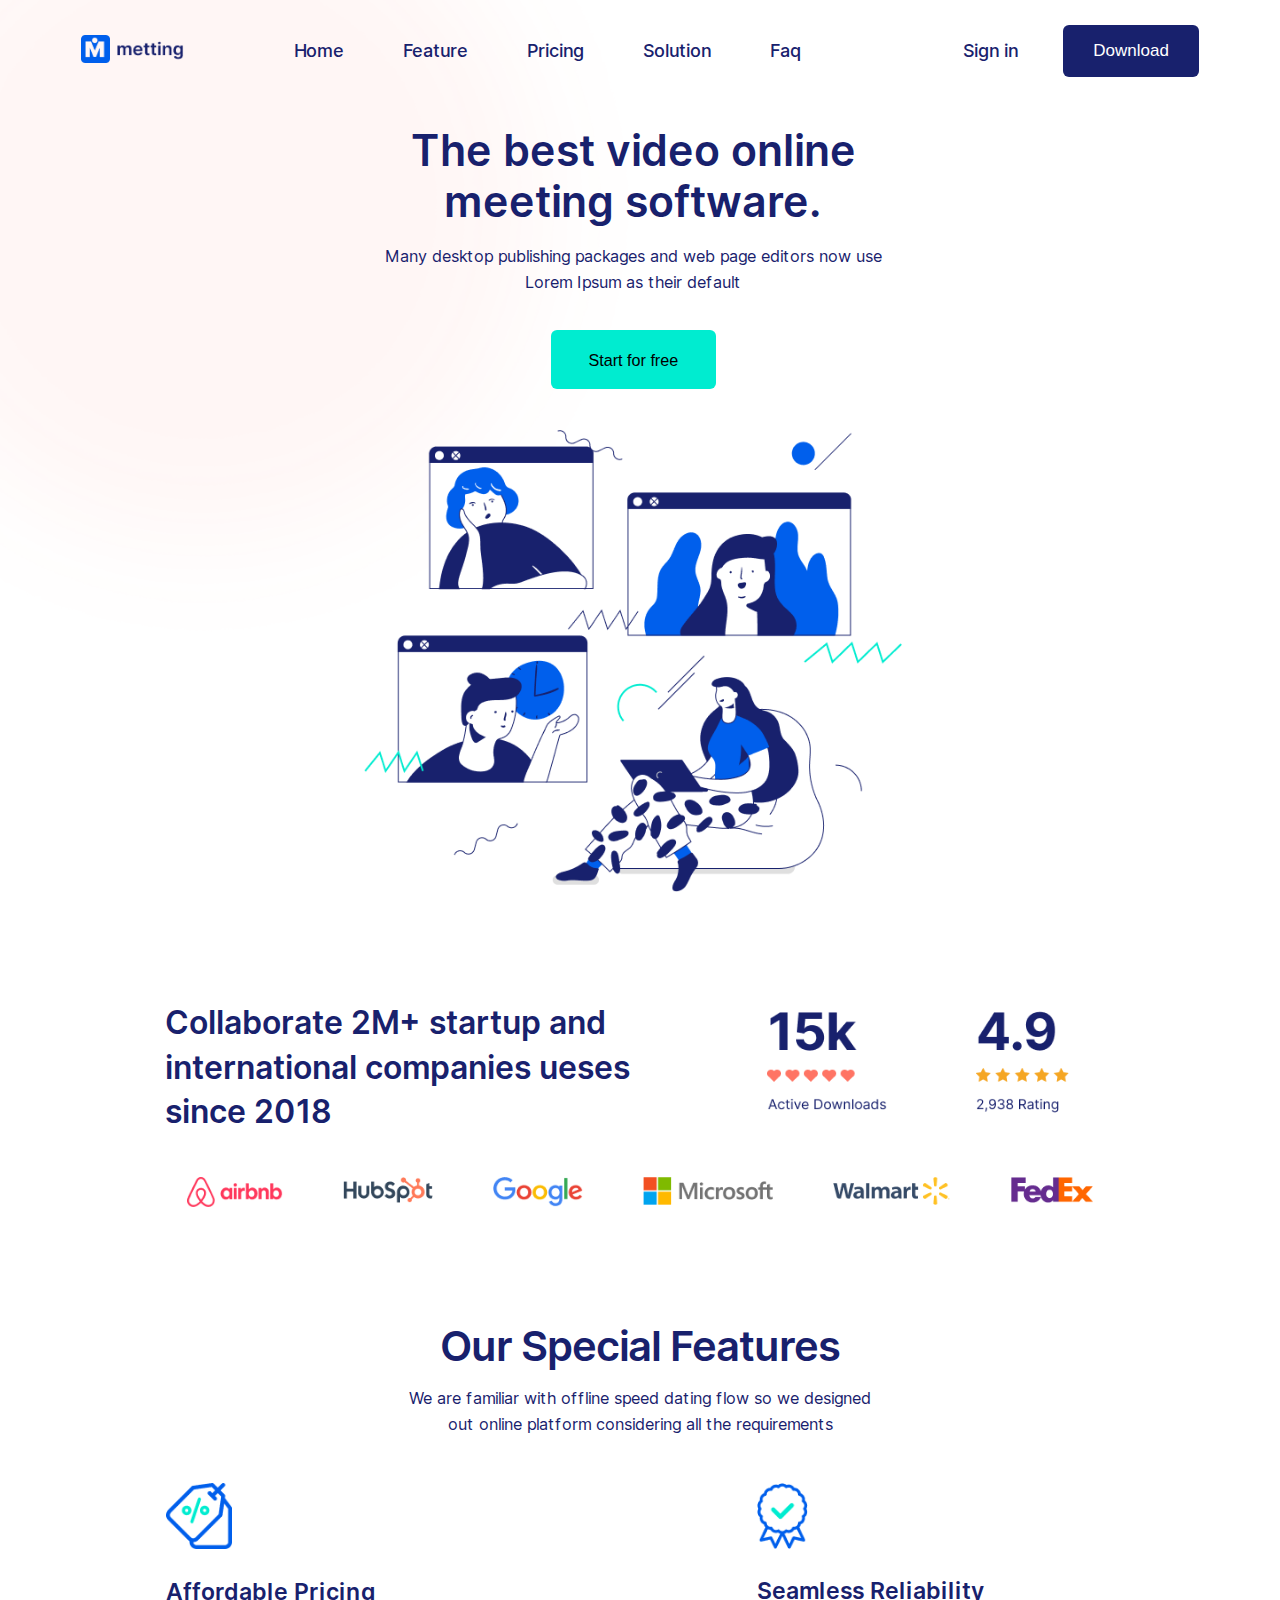
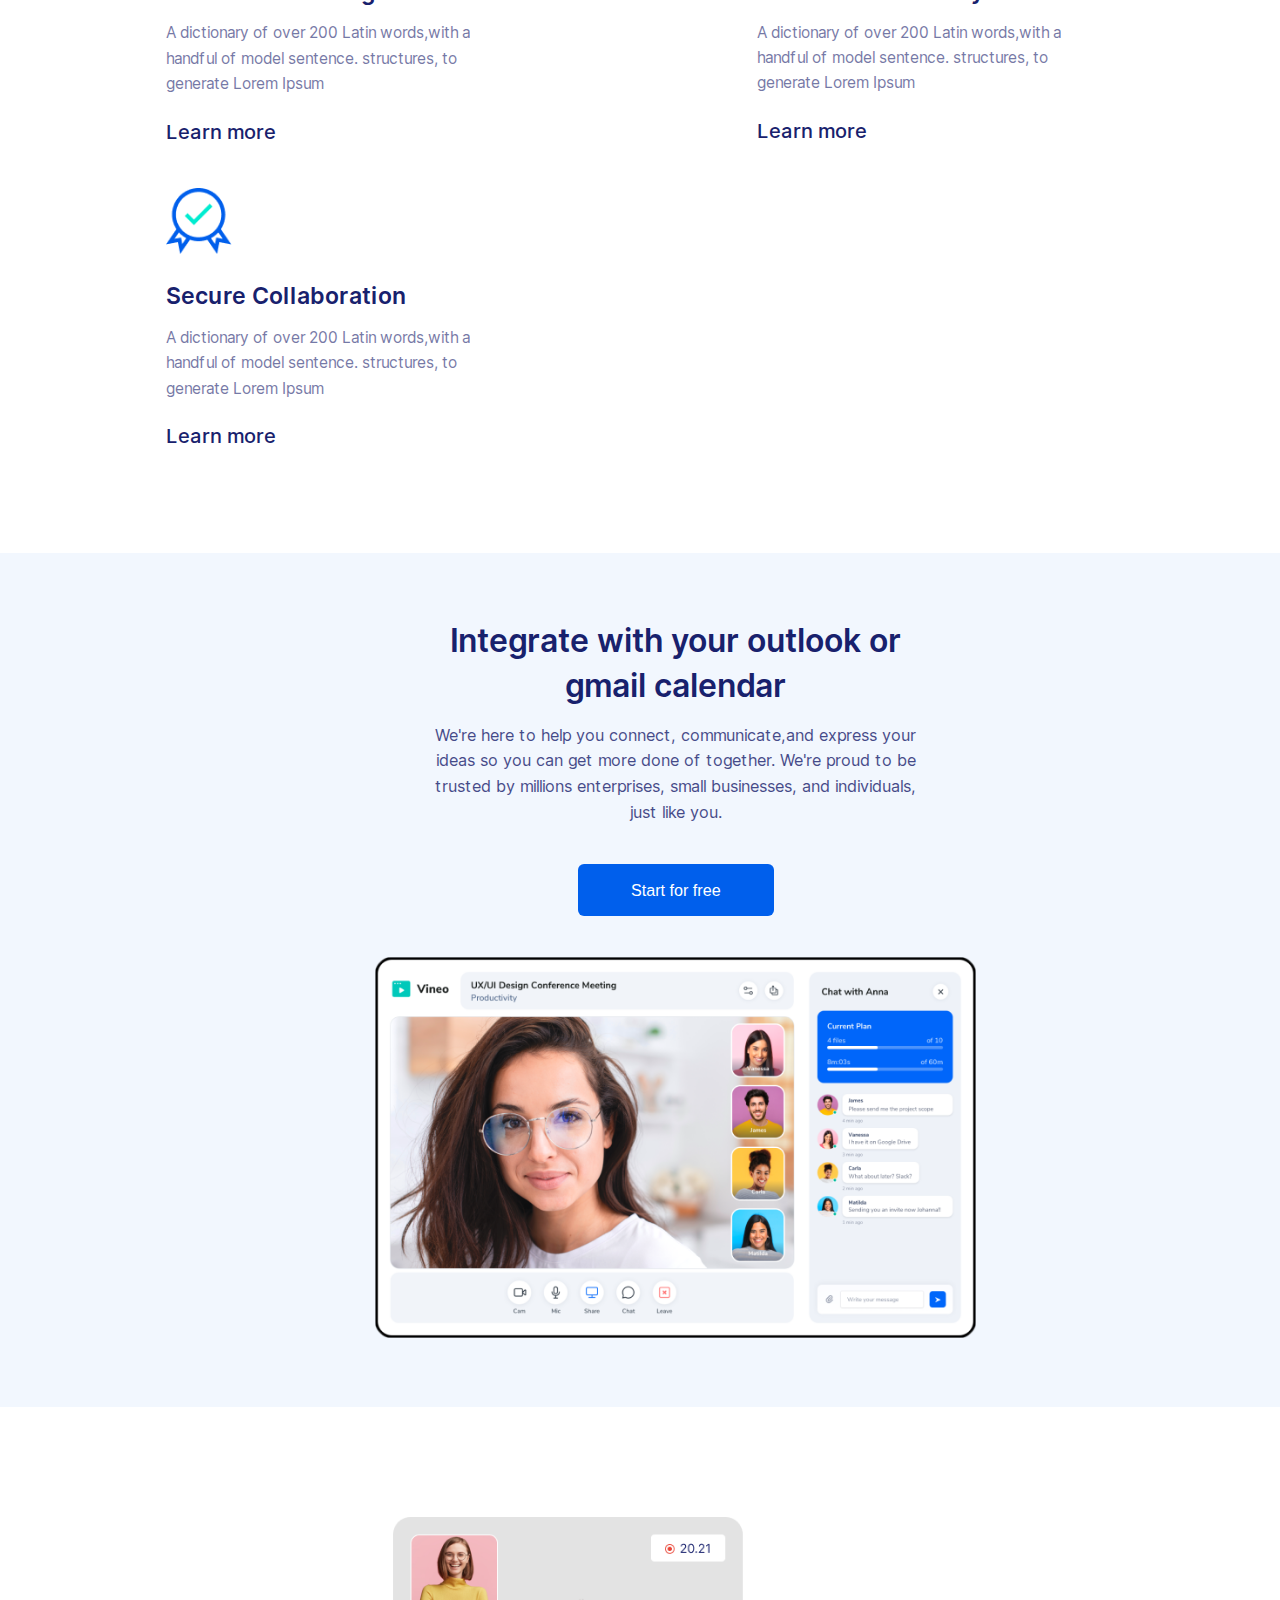
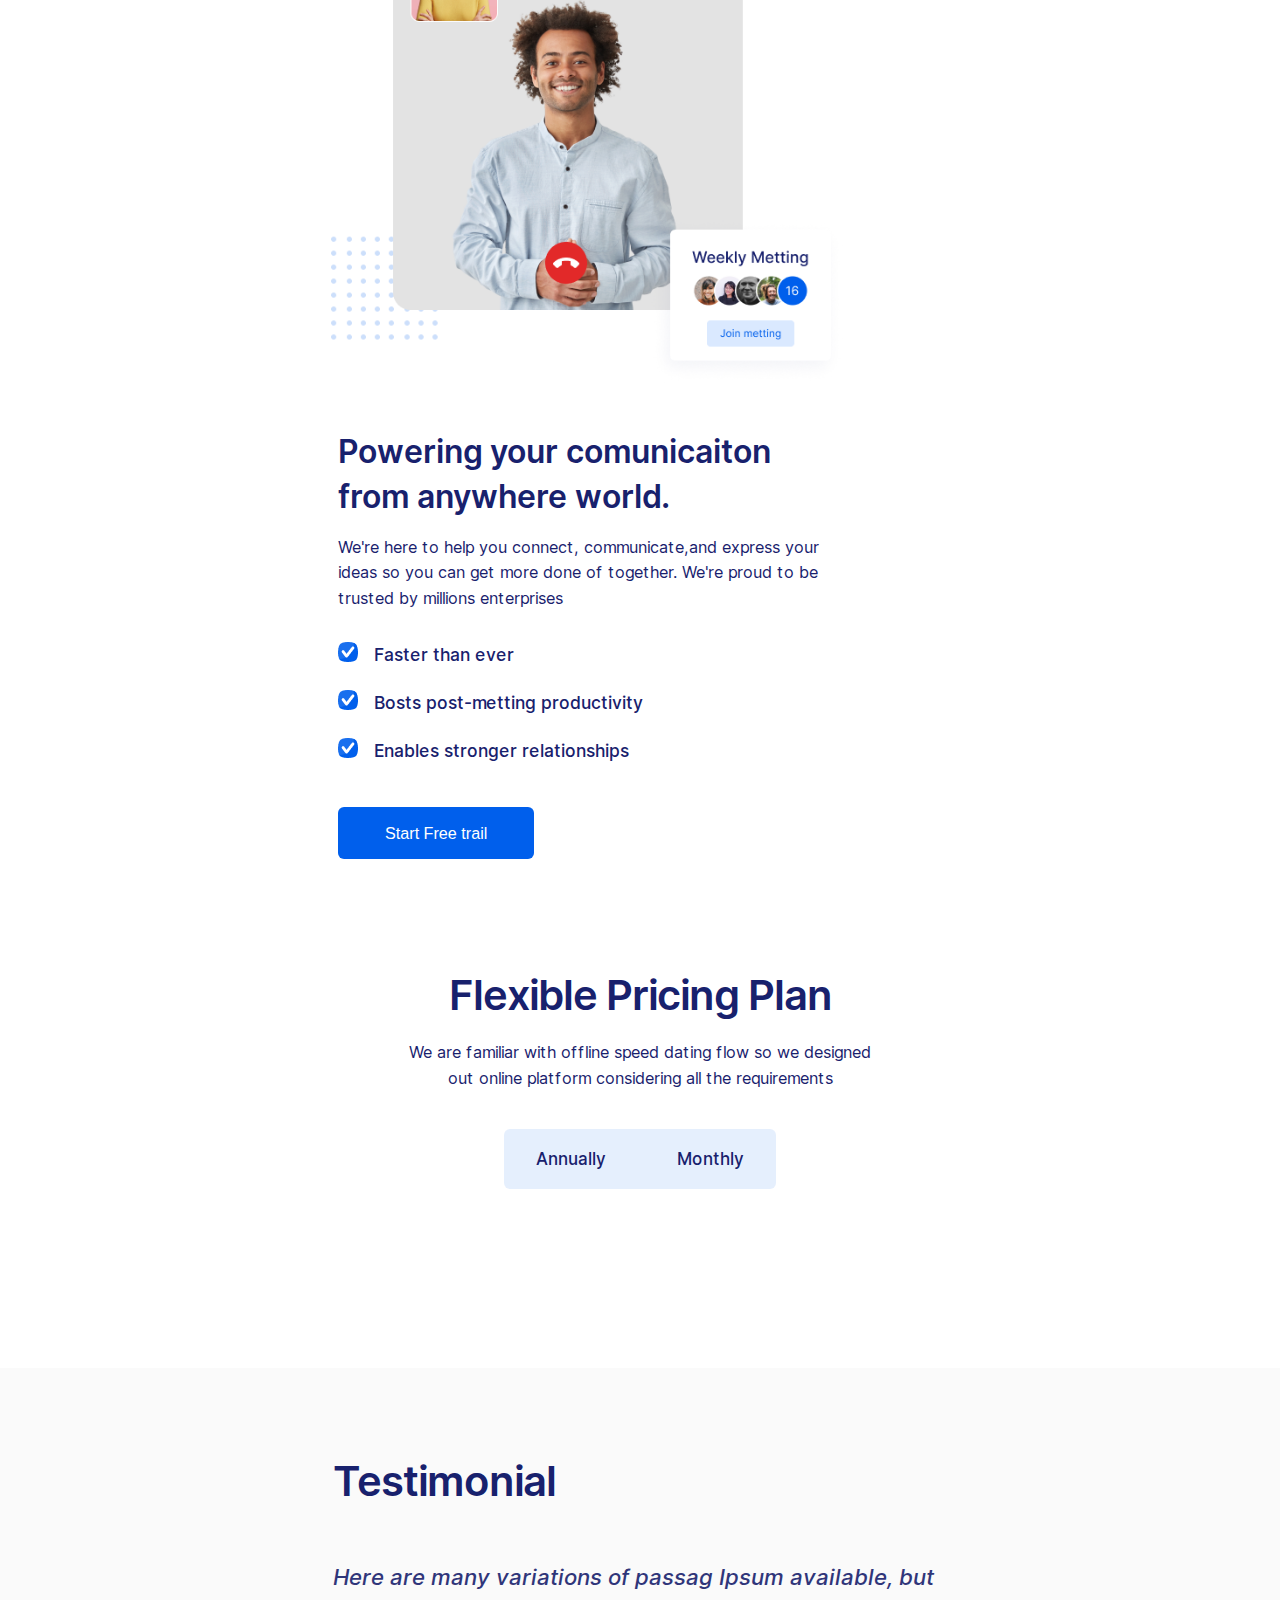
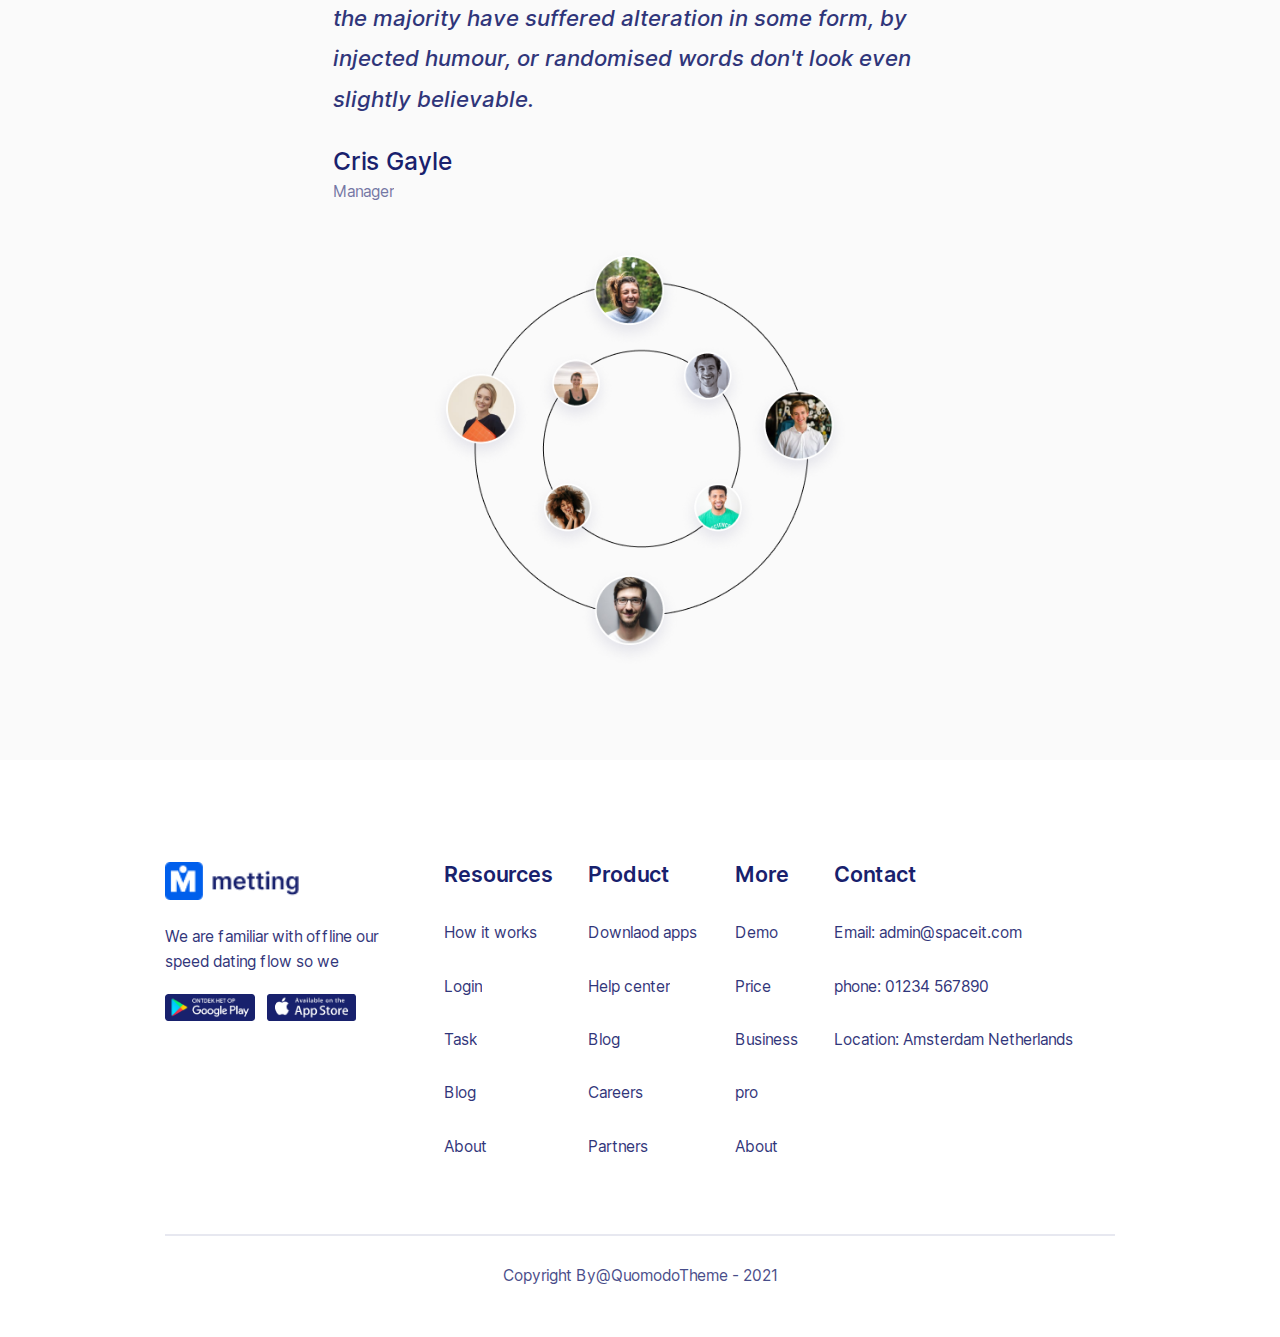
<file: index.html>
<!DOCTYPE html>
<html lang="en">

<head>
    <meta charset="UTF-8">
    <meta http-equiv="X-UA-Compatible" content="IE=edge">
    <meta name="viewport" content="width=device-width, initial-scale=1.0">
    <link rel="stylesheet" href="./fonts/font_Inter.css">
    <link rel="stylesheet" href="./fonts/font_Poppins.css">
    <link rel="stylesheet" href="./css/style.css">
    <title>Mmeeting</title>
</head>

<body>
    <!-- Head -->
    <header>
        <div class="menu">
            <div class="logo"><img src="./img/Mmeeting_logo.png" alt="logo"></div>
            <div class="menuText">
                <a href="./index.html">Home</a>
                <a href="#features">Feature</a>
                <a href="#pricing">Pricing</a>
                <a href="./404.html">Solution</a>
                <a href="#faq">Faq</a>
            </div>
        </div>
        <div class="sign">
            <div class="signIn" id="openBtn">Sign in</div>
            <button class="btnDownload"><a href="./404.html">Download</a></button>
        </div>
        <label for="menu-toggle" class="menuIcon"><img src="./img/menuIcon.png" alt="menuIcon"></label>
    </header>

    <!-- BurgerMenu -->

    <div class="navbar">
        <input type="checkbox" id="menu-toggle" />
        <div class="burgerMenu">
            <a href="./index.html">Home</a>
            <a href="#features">Feature</a>
            <a href="#pricing">Pricing</a>
            <a href="./404.html">Solution</a>
            <a href="#faq">Faq</a>
            <div class="signIn" id="openBtn_9">Sign in</div>
        </div>
    </div>

    <!-- BurgerMenu -->

    <!-- PopUpMenu -->

    <div id="popup" class="popup">
        <div class="popup-content">

            <form id="registration-form">
                <div class="formTitle">Let’s create <strong>your free account</strong> </div>
                <div class="formIcons">
                    <div class="formIcon">
                        <div class="icon"><img src="./img/Google_icon.png" alt="icon"></div>
                        <div class="iconValue">Google</div>
                    </div>
                    <div class="formIcon">
                        <div class="icon"><img src="./img/Microsoft_icon.png" alt="icon"></div>
                        <div class="iconValue">Microsft</div>
                    </div>
                    <div class="formIcon">
                        <div class="icon"><img src="./img/LinkedIn_icon.png" alt="icon"></div>
                        <div class="iconValue">LinkedIn</div>
                    </div>
                </div>
                <div class="or">
                    <hr><span>OR</span>
                    <hr>
                </div>
                <div class="input">
                    <label for="">
                        Name:
                        <input type="text" id="name" required>
                    </label>
                    <label for="">
                        Email:
                        <input type="email" id="mail" required>
                    </label>
                    <label for="">
                        Your password:
                        <div class="password">
                            <input type="password" id="password">
                        </div>
                    </label>
                </div>
                <div class="terms">
                    <input type="checkbox">
                    <div class="termsInfo">I agree with the Mmeeting's Terms & Conditions
                        and Data Privacy Policy</div>
                </div>

                <button type="submit" id="submit">Start Using Mmeeting!</button>

            </form>

            <div id="success-message" style="display: none;">
                Thank you for registration!
            </div>

            <div id="closeBtn"><img src="./img/exit.png" alt=""></div>
        </div>

    </div>

    <!-- PopUpMenu -->

    <!-- 1-screen -->
    <div class="info">
        <div class="infoValue">
            <h1>The best video online
                meeting software.</h1>
            <span>Many desktop publishing packages and web page editors now use Lorem Ipsum as their default</span>
            <button class="btnStart" id="openBtn_1">Start for free</button>
            <div class="vector"><img src="./img/1_screen_Vector.png" alt="vectorLine"></div>
        </div>
        <div class="infoImage"><img src="./img/1_screen_image.png" alt="image"></div>
    </div>

    <!-- 2-screen -->
    <div class="collaboration">
        <h2>Collaborate 2M+ startup
            and international companies
            ueses since 2018 </h2>
        <div class="ratings">
            <div class="rating_1"><img src="./img/rating_1.png" alt="rating"></div>
            <div class="rating_2"><img src="./img/rating_2.png" alt="rating"></div>
        </div>
    </div>
    <div class="companyIcons">
        <div class="companyIcon_1"><img src="./img/companyIcon_1.png" alt="companyIcon"></div>
        <div class="companyIcon_2"><img src="./img/companyIcon_2.png" alt="companyIcon"></div>
        <div class="companyIcon_3"><img src="./img/companyIcon_3.png" alt="companyIcon"></div>
        <div class="companyIcon_4"><img src="./img/companyIcon_4.png" alt="companyIcon"></div>
        <div class="companyIcon_5"><img src="./img/companyIcon_5.png" alt="companyIcon"></div>
        <div class="companyIcon_6"><img src="./img/companyIcon_6.png" alt="companyIcon"></div>
    </div>

    <!-- 3-screen -->
    <div class="features" id="features">
        <h3>Our Special Features</h3>
        <span>We are familiar with offline speed dating flow so we designed out online
            platform considering all the requirements</span>
    </div>
    <div class="featureTipes">
        <div class="featureTipe">
            <div class="featureTipeIcon"><img src="./img/featureTipeIcon_1.png" alt=""></div>
            <div class="featureTipeTitle">Affordable Pricing</div>
            <div class="featureTipeValue">A dictionary of over 200 Latin words,with
                a handful of model sentence. structures, to generate Lorem Ipsum</div>
            <div class="learnMore accordion">Learn more</div>
            <div class="panel">
                <p>Our item offers unbeatable value with its affordable pricing, allowing customers to enjoy its
                    exceptional features and benefits without breaking the bank.</p>
            </div>
        </div>
        <div class="featureTipe">
            <div class="featureTipeIcon_2"><img src="./img/featureTipeIcon_2.png" alt=""></div>
            <div class="featureTipeTitle">Seamless Reliability</div>
            <div class="featureTipeValue">A dictionary of over 200 Latin words,with
                a handful of model sentence. structures, to generate Lorem Ipsum</div>
            <div class="learnMore accordion">Learn more</div>
            <div class="panel">
                <p>Our item is renowned for its seamless reliability, providing customers with a worry-free experience
                    as they can rely on its consistent performance and dependable functionality.</p>
            </div>
        </div>
        <div class="featureTipe">
            <div class="featureTipeIcon"><img src="./img/featureTipeIcon_3.png" alt=""></div>
            <div class="featureTipeTitle">Secure Collaboration</div>
            <div class="featureTipeValue">A dictionary of over 200 Latin words,with
                a handful of model sentence. structures, to generate Lorem Ipsum</div>
            <div class="learnMore accordion">Learn more</div>
            <div class="panel">
                <p>Our item ensures secure collaboration, empowering users to work together seamlessly while maintaining
                    strict data privacy and protection, enabling a productive and safe environment for teamwork.</p>
            </div>
        </div>
    </div>

    <!-- 4-screen -->
    <div class="backgroundBlue">
        <div class="integration">
            <div class="integrationInfo">
                <h2>Integrate with your outlook
                    or gmail calendar</h2>
                <span>We're here to help you connect, communicate,and express your ideas so you can get more done of
                    together. We're proud to be trusted by millions enterprises, small businesses, and individuals, just
                    like you.</span>
                <button class="btnStartBlue" id="openBtn_2">Start for free</button>
            </div>
            <div class="integrationPhoto"><img src="./img/integrationPhoto.png" alt=""></div>
        </div>
    </div>

    <!-- 5-screen -->
    <div class="communication">
        <div class="communicationPhoto"><img src="./img/communicationPhoto.png" alt=""></div>
        <div class="communicationInfo">
            <h2>Powering your comunicaiton
                from anywhere world.</h2>
            <span>We're here to help you connect, communicate,and express your ideas so you can get more done of
                together. We're proud to be trusted by millions enterprises</span>
            <div class="check">
                <div class="checkPhoto"><img src="./img/check.png" alt=""></div>
                <div class="checkValue">Faster than ever</div>
            </div>
            <div class="check">
                <div class="checkPhoto"><img src="./img/check.png" alt=""></div>
                <div class="checkValue">Bosts post-metting productivity</div>
            </div>
            <div class="check">
                <div class="checkPhoto"><img src="./img/check.png" alt=""></div>
                <div class="checkValue">Enables stronger relationships</div>
            </div>
            <button class="btnStartBlue" id="openBtn_3">Start Free trail</button>
        </div>
    </div>

    <!-- 6-screen -->
    <div class="pricing" id="pricing">
        <h3>Flexible Pricing Plan</h3>
        <span>We are familiar with offline speed dating flow so we designed out online
            platform considering all the requirements</span>
        <div class="pricingPeriod">
            <div class="pricingPeriodType tablinks" onclick="openCity(event, 'annually')">Annually</div>
            <div class="pricingPeriodType tablinks" onclick="openCity(event, 'monthly')">Monthly</div>
        </div>
    </div>

    <div class="pricingInfo">
        <div class="pricingInfoType tabcontent monthly">
            <div class="top">
                <div class="pricingInfoTypeTitle">Basic</div>
                <div class="pricingInfoTypePrice">Free</div>
            </div>
            <div class="pricingInfoTypeFeatures">
                <div class="tick">
                    <div class="tickPhoto"><img src="./img/tick.png" alt=""></div>
                    <div class="tickValue">10 users one time</div>
                </div>
                <div class="tick">
                    <div class="tickPhoto"><img src="./img/tick.png" alt=""></div>
                    <div class="tickValue">Secure conversation</div>
                </div>
                <div class="tick">
                    <div class="tickPhoto"><img src="./img/tick.png" alt=""></div>
                    <div class="tickValue">Screen sharing</div>
                </div>
                <div class="tick">
                    <div class="tickPhoto"><img src="./img/tick.png" alt=""></div>
                    <div class="tickValue">Desktop & mobile access</div>
                </div>
                <div class="tick">
                    <div class="tickPhoto"><img src="./img/tick.png" alt=""></div>
                    <div class="tickValue">40 minute limit metting</div>
                </div>
                <div class="tick">
                    <div class="tickPhoto"><img src="./img/tick.png" alt=""></div>
                    <div class="tickValue tickOpacity">Screen Recording</div>
                </div>
                <div class="tick">
                    <div class="tickPhoto"><img src="./img/tick.png" alt=""></div>
                    <div class="tickValue tickOpacity">Single Sign-on</div>
                </div>
            </div>
            <button class="btnStartColor" id="openBtn_4">Start Free trial</button>
        </div>
        <div class="pricingInfoType tabcontent monthly">
            <div class="top">
                <div class="pricingInfoTypeTitle">Pro</div>
                <div class="pricingInfoTypePrice">$49</div>
                <div class="month">/mo</div>
            </div>
            <div class="pricingInfoTypeFeatures">
                <div class="tick">
                    <div class="tickPhoto"><img src="./img/tick.png" alt=""></div>
                    <div class="tickValue">50 users one time</div>
                </div>
                <div class="tick">
                    <div class="tickPhoto"><img src="./img/tick.png" alt=""></div>
                    <div class="tickValue">Secure conversation</div>
                </div>
                <div class="tick">
                    <div class="tickPhoto"><img src="./img/tick.png" alt=""></div>
                    <div class="tickValue">Screen sharing</div>
                </div>
                <div class="tick">
                    <div class="tickPhoto"><img src="./img/tick.png" alt=""></div>
                    <div class="tickValue">Desktop & mobile access</div>
                </div>
                <div class="tick">
                    <div class="tickPhoto"><img src="./img/tick.png" alt=""></div>
                    <div class="tickValue">40 minute limit metting</div>
                </div>
                <div class="tick">
                    <div class="tickPhoto"><img src="./img/tick.png" alt=""></div>
                    <div class="tickValue">Screen Recording</div>
                </div>
                <div class="tick">
                    <div class="tickPhoto"><img src="./img/tick.png" alt=""></div>
                    <div class="tickValue tickOpacity">Single Sign-on</div>
                </div>
            </div>
            <button class="btnStartColor" id="openBtn_5">Start Free trial</button>
        </div>
        <div class="pricingInfoType tabcontent monthly">
            <div class="top">
                <div class="pricingInfoTypeTitle">Business</div>
                <div class="pricingInfoTypePrice">$99</div>
                <div class="month">/mo</div>
            </div>
            <div class="pricingInfoTypeFeatures">
                <div class="tick">
                    <div class="tickPhoto"><img src="./img/tick.png" alt=""></div>
                    <div class="tickValue">100 users one time</div>
                </div>
                <div class="tick">
                    <div class="tickPhoto"><img src="./img/tick.png" alt=""></div>
                    <div class="tickValue">Secure conversation</div>
                </div>
                <div class="tick">
                    <div class="tickPhoto"><img src="./img/tick.png" alt=""></div>
                    <div class="tickValue">Screen sharing</div>
                </div>
                <div class="tick">
                    <div class="tickPhoto"><img src="./img/tick.png" alt=""></div>
                    <div class="tickValue">Desktop & mobile access</div>
                </div>
                <div class="tick">
                    <div class="tickPhoto"><img src="./img/tick.png" alt=""></div>
                    <div class="tickValue">40 minute limit metting</div>
                </div>
                <div class="tick">
                    <div class="tickPhoto"><img src="./img/tick.png" alt=""></div>
                    <div class="tickValue">Screen Recording</div>
                </div>
                <div class="tick">
                    <div class="tickPhoto"><img src="./img/tick.png" alt=""></div>
                    <div class="tickValue">Single Sign-on</div>
                </div>
            </div>
            <button class="btnStartColor" id="openBtn_6">Start Free trial</button>
        </div>

        <div class="pricingInfoType tabcontent annually">
            <div class="top">
                <div class="pricingInfoTypeTitle">Pro</div>
                <div class="pricingInfoTypePrice">$480</div>
                <div class="month">/yr</div>
            </div>
            <div class="pricingInfoTypeFeatures">
                <div class="tick">
                    <div class="tickPhoto"><img src="./img/tick.png" alt=""></div>
                    <div class="tickValue">50 users one time</div>
                </div>
                <div class="tick">
                    <div class="tickPhoto"><img src="./img/tick.png" alt=""></div>
                    <div class="tickValue">Secure conversation</div>
                </div>
                <div class="tick">
                    <div class="tickPhoto"><img src="./img/tick.png" alt=""></div>
                    <div class="tickValue">Screen sharing</div>
                </div>
                <div class="tick">
                    <div class="tickPhoto"><img src="./img/tick.png" alt=""></div>
                    <div class="tickValue">Desktop & mobile access</div>
                </div>
                <div class="tick">
                    <div class="tickPhoto"><img src="./img/tick.png" alt=""></div>
                    <div class="tickValue">40 minute limit metting</div>
                </div>
                <div class="tick">
                    <div class="tickPhoto"><img src="./img/tick.png" alt=""></div>
                    <div class="tickValue">Screen Recording</div>
                </div>
                <div class="tick">
                    <div class="tickPhoto"><img src="./img/tick.png" alt=""></div>
                    <div class="tickValue tickOpacity">Single Sign-on</div>
                </div>
            </div>
            <button class="btnStartColor" id="openBtn_7">Start Free trial</button>
        </div>
        <div class="pricingInfoType tabcontent annually">
            <div class="top">
                <div class="pricingInfoTypeTitle">Business</div>
                <div class="pricingInfoTypePrice">$840</div>
                <div class="month">/yr</div>
            </div>
            <div class="pricingInfoTypeFeatures">
                <div class="tick">
                    <div class="tickPhoto"><img src="./img/tick.png" alt=""></div>
                    <div class="tickValue">100 users one time</div>
                </div>
                <div class="tick">
                    <div class="tickPhoto"><img src="./img/tick.png" alt=""></div>
                    <div class="tickValue">Secure conversation</div>
                </div>
                <div class="tick">
                    <div class="tickPhoto"><img src="./img/tick.png" alt=""></div>
                    <div class="tickValue">Screen sharing</div>
                </div>
                <div class="tick">
                    <div class="tickPhoto"><img src="./img/tick.png" alt=""></div>
                    <div class="tickValue">Desktop & mobile access</div>
                </div>
                <div class="tick">
                    <div class="tickPhoto"><img src="./img/tick.png" alt=""></div>
                    <div class="tickValue">40 minute limit metting</div>
                </div>
                <div class="tick">
                    <div class="tickPhoto"><img src="./img/tick.png" alt=""></div>
                    <div class="tickValue">Screen Recording</div>
                </div>
                <div class="tick">
                    <div class="tickPhoto"><img src="./img/tick.png" alt=""></div>
                    <div class="tickValue">Single Sign-on</div>
                </div>
            </div>
            <button class="btnStartColor" id="openBtn_8">Start Free trial</button>
        </div>

    </div>

    <!-- 7-screen -->
    <div class="backgroundColor">
        <div class="testimonial">
            <div class="testimonialInfo">
                <h3>Testimonial</h3>
                <div class="testimonialValue">Here are many variations of passag Ipsum available, but the majority have
                    suffered alteration in some form, by injected humour, or randomised words don't look even slightly
                    believable.</div>
                <div class="testimonialName">Cris Gayle</div>
                <div class="testimonialJob">Manager</div>
            </div>
            <div class="testimonialPhoto"><img src="./img/testimonialPhoto.png" alt=""></div>
        </div>
    </div>

    <!-- 8-screen -->
    <div class="faq" id="faq">
        <div class="faqLogo">
            <div class="faqLogoPhoto"><img src="./img/Mmeeting_logo.png" alt=""></div>
            <div class="faqLogoValue">We are familiar with offline our speed dating flow so we </div>
            <div class="faqLogoStore">
                <div class="faqLogoStoreIcon"><img src="./img/PlayMarket.png" alt=""></div>
                <div class="faqLogoStoreIcon"><img src="./img/AppStore.png" alt=""></div>
            </div>
        </div>
        <div class="faqResources faqInfo">
            <div class="faqTitle">Resources</div>
            <a href="./404.html">How it works</a>
            <a href="./404.html">Login</a>
            <a href="./404.html">Task</a>
            <a href="./404.html">Blog</a>
            <a href="./404.html">About</a>
        </div>
        <div class="faqProduct faqInfo">
            <div class="faqTitle">Product</div>
            <a href="./404.html">Downlaod apps</a>
            <a href="./404.html">Help center</a>
            <a href="./404.html">Blog</a>
            <a href="./404.html">Careers</a>
            <a href="./404.html">Partners</a>
        </div>
        <div class="faqMore faqInfo">
            <div class="faqTitle">More</div>
            <a href="./404.html">Demo</a>
            <a href="#pricing">Price</a>
            <a href="#pricing">Business</a>
            <a href="#pricing">pro</a>
            <a href="./404.html">About</a>
        </div>
        <div class="faqContact faqInfo">
            <div class="faqTitle">Contact</div>
            <div>Email: admin@spaceit.com</div>
            <div>phone: 01234 567890</div>
            <div>Location: Amsterdam Netherlands</div>
        </div>
    </div>

    <!-- foot -->
    <footer>
        <hr>
        <div class="copyright">Copyright By@QuomodoTheme - 2021</div>
    </footer>

    <script src="./js/main.js"></script>
</body>

</html>
</file>
<file: fonts/font_Inter.css>
@font-face {
    font-family: 'Inter';
    src: url('Inter-BoldItalic.eot');
    src: local('Inter Bold Italic'), local('Inter-BoldItalic'),
        url('Inter-BoldItalic.eot?#iefix') format('embedded-opentype'),
        url('Inter-BoldItalic.woff2') format('woff2'),
        url('Inter-BoldItalic.woff') format('woff'),
        url('Inter-BoldItalic.ttf') format('truetype');
    font-weight: bold;
    font-style: italic;
}

@font-face {
    font-family: 'Inter';
    src: url('Inter-MediumItalic.eot');
    src: local('Inter Medium Italic'), local('Inter-MediumItalic'),
        url('Inter-MediumItalic.eot?#iefix') format('embedded-opentype'),
        url('Inter-MediumItalic.woff2') format('woff2'),
        url('Inter-MediumItalic.woff') format('woff'),
        url('Inter-MediumItalic.ttf') format('truetype');
    font-weight: 500;
    font-style: italic;
}

@font-face {
    font-family: 'Inter';
    src: url('Inter-ThinItalicBETA.eot');
    src: local('Inter Thin Italic BETA'), local('Inter-ThinItalicBETA'),
        url('Inter-ThinItalicBETA.eot?#iefix') format('embedded-opentype'),
        url('Inter-ThinItalicBETA.woff2') format('woff2'),
        url('Inter-ThinItalicBETA.woff') format('woff'),
        url('Inter-ThinItalicBETA.ttf') format('truetype');
    font-weight: 100;
    font-style: italic;
}

@font-face {
    font-family: 'Inter';
    src: url('Inter-Regular.eot');
    src: local('Inter Regular'), local('Inter-Regular'),
        url('Inter-Regular.eot?#iefix') format('embedded-opentype'),
        url('Inter-Regular.woff2') format('woff2'),
        url('Inter-Regular.woff') format('woff'),
        url('Inter-Regular.ttf') format('truetype');
    font-weight: normal;
    font-style: normal;
}

@font-face {
    font-family: 'Inter';
    src: url('Inter-Black.eot');
    src: local('Inter Black'), local('Inter-Black'),
        url('Inter-Black.eot?#iefix') format('embedded-opentype'),
        url('Inter-Black.woff2') format('woff2'),
        url('Inter-Black.woff') format('woff'),
        url('Inter-Black.ttf') format('truetype');
    font-weight: 900;
    font-style: normal;
}

@font-face {
    font-family: 'Inter';
    src: url('Inter-BlackItalic.eot');
    src: local('Inter Black Italic'), local('Inter-BlackItalic'),
        url('Inter-BlackItalic.eot?#iefix') format('embedded-opentype'),
        url('Inter-BlackItalic.woff2') format('woff2'),
        url('Inter-BlackItalic.woff') format('woff'),
        url('Inter-BlackItalic.ttf') format('truetype');
    font-weight: 900;
    font-style: italic;
}

@font-face {
    font-family: 'Inter';
    src: url('Inter-LightBETA.eot');
    src: local('Inter Light BETA'), local('Inter-LightBETA'),
        url('Inter-LightBETA.eot?#iefix') format('embedded-opentype'),
        url('Inter-LightBETA.woff2') format('woff2'),
        url('Inter-LightBETA.woff') format('woff'),
        url('Inter-LightBETA.ttf') format('truetype');
    font-weight: 300;
    font-style: normal;
}

@font-face {
    font-family: 'Inter';
    src: url('Inter-SemiBold.eot');
    src: local('Inter Semi Bold'), local('Inter-SemiBold'),
        url('Inter-SemiBold.eot?#iefix') format('embedded-opentype'),
        url('Inter-SemiBold.woff2') format('woff2'),
        url('Inter-SemiBold.woff') format('woff'),
        url('Inter-SemiBold.ttf') format('truetype');
    font-weight: 600;
    font-style: normal;
}

@font-face {
    font-family: 'Inter';
    src: url('Inter-ExtraBoldItalic.eot');
    src: local('Inter Extra Bold Italic'), local('Inter-ExtraBoldItalic'),
        url('Inter-ExtraBoldItalic.eot?#iefix') format('embedded-opentype'),
        url('Inter-ExtraBoldItalic.woff2') format('woff2'),
        url('Inter-ExtraBoldItalic.woff') format('woff'),
        url('Inter-ExtraBoldItalic.ttf') format('truetype');
    font-weight: 800;
    font-style: italic;
}

@font-face {
    font-family: 'Inter';
    src: url('Inter-Bold.eot');
    src: local('Inter Bold'), local('Inter-Bold'),
        url('Inter-Bold.eot?#iefix') format('embedded-opentype'),
        url('Inter-Bold.woff2') format('woff2'),
        url('Inter-Bold.woff') format('woff'),
        url('Inter-Bold.ttf') format('truetype');
    font-weight: bold;
    font-style: normal;
}

@font-face {
    font-family: 'Inter';
    src: url('Inter-ExtraLightItalicBETA.eot');
    src: local('Inter Extra Light Italic BETA'), local('Inter-ExtraLightItalicBETA'),
        url('Inter-ExtraLightItalicBETA.eot?#iefix') format('embedded-opentype'),
        url('Inter-ExtraLightItalicBETA.woff2') format('woff2'),
        url('Inter-ExtraLightItalicBETA.woff') format('woff'),
        url('Inter-ExtraLightItalicBETA.ttf') format('truetype');
    font-weight: 200;
    font-style: italic;
}

@font-face {
    font-family: 'Inter';
    src: url('Inter-ExtraLightBETA.eot');
    src: local('Inter Extra Light BETA'), local('Inter-ExtraLightBETA'),
        url('Inter-ExtraLightBETA.eot?#iefix') format('embedded-opentype'),
        url('Inter-ExtraLightBETA.woff2') format('woff2'),
        url('Inter-ExtraLightBETA.woff') format('woff'),
        url('Inter-ExtraLightBETA.ttf') format('truetype');
    font-weight: 200;
    font-style: normal;
}

@font-face {
    font-family: 'Inter';
    src: url('Inter-ExtraBold.eot');
    src: local('Inter Extra Bold'), local('Inter-ExtraBold'),
        url('Inter-ExtraBold.eot?#iefix') format('embedded-opentype'),
        url('Inter-ExtraBold.woff2') format('woff2'),
        url('Inter-ExtraBold.woff') format('woff'),
        url('Inter-ExtraBold.ttf') format('truetype');
    font-weight: 800;
    font-style: normal;
}

@font-face {
    font-family: 'Inter';
    src: url('Inter-ThinBETA.eot');
    src: local('Inter Thin BETA'), local('Inter-ThinBETA'),
        url('Inter-ThinBETA.eot?#iefix') format('embedded-opentype'),
        url('Inter-ThinBETA.woff2') format('woff2'),
        url('Inter-ThinBETA.woff') format('woff'),
        url('Inter-ThinBETA.ttf') format('truetype');
    font-weight: 100;
    font-style: normal;
}

@font-face {
    font-family: 'Inter';
    src: url('Inter-LightItalicBETA.eot');
    src: local('Inter Light Italic BETA'), local('Inter-LightItalicBETA'),
        url('Inter-LightItalicBETA.eot?#iefix') format('embedded-opentype'),
        url('Inter-LightItalicBETA.woff2') format('woff2'),
        url('Inter-LightItalicBETA.woff') format('woff'),
        url('Inter-LightItalicBETA.ttf') format('truetype');
    font-weight: 300;
    font-style: italic;
}

@font-face {
    font-family: 'Inter';
    src: url('Inter-Italic.eot');
    src: local('Inter Italic'), local('Inter-Italic'),
        url('Inter-Italic.eot?#iefix') format('embedded-opentype'),
        url('Inter-Italic.woff2') format('woff2'),
        url('Inter-Italic.woff') format('woff'),
        url('Inter-Italic.ttf') format('truetype');
    font-weight: normal;
    font-style: italic;
}

@font-face {
    font-family: 'Inter';
    src: url('Inter-SemiBoldItalic.eot');
    src: local('Inter Semi Bold Italic'), local('Inter-SemiBoldItalic'),
        url('Inter-SemiBoldItalic.eot?#iefix') format('embedded-opentype'),
        url('Inter-SemiBoldItalic.woff2') format('woff2'),
        url('Inter-SemiBoldItalic.woff') format('woff'),
        url('Inter-SemiBoldItalic.ttf') format('truetype');
    font-weight: 600;
    font-style: italic;
}

@font-face {
    font-family: 'Inter';
    src: url('Inter-Medium.eot');
    src: local('Inter Medium'), local('Inter-Medium'),
        url('Inter-Medium.eot?#iefix') format('embedded-opentype'),
        url('Inter-Medium.woff2') format('woff2'),
        url('Inter-Medium.woff') format('woff'),
        url('Inter-Medium.ttf') format('truetype');
    font-weight: 500;
    font-style: normal;
}
</file>
<file: fonts/font_Poppins.css>
@font-face {
    font-family: 'Poppins';
    src: url('Poppins-ExtraLight.eot');
    src: local('Poppins ExtraLight'), local('Poppins-ExtraLight'),
        url('Poppins-ExtraLight.eot?#iefix') format('embedded-opentype'),
        url('Poppins-ExtraLight.woff2') format('woff2'),
        url('Poppins-ExtraLight.woff') format('woff'),
        url('Poppins-ExtraLight.ttf') format('truetype');
    font-weight: 200;
    font-style: normal;
}

@font-face {
    font-family: 'Poppins';
    src: url('Poppins-Medium.eot');
    src: local('Poppins Medium'), local('Poppins-Medium'),
        url('Poppins-Medium.eot?#iefix') format('embedded-opentype'),
        url('Poppins-Medium.woff2') format('woff2'),
        url('Poppins-Medium.woff') format('woff'),
        url('Poppins-Medium.ttf') format('truetype');
    font-weight: 500;
    font-style: normal;
}

@font-face {
    font-family: 'Poppins';
    src: url('Poppins-LightItalic.eot');
    src: local('Poppins Light Italic'), local('Poppins-LightItalic'),
        url('Poppins-LightItalic.eot?#iefix') format('embedded-opentype'),
        url('Poppins-LightItalic.woff2') format('woff2'),
        url('Poppins-LightItalic.woff') format('woff'),
        url('Poppins-LightItalic.ttf') format('truetype');
    font-weight: 300;
    font-style: italic;
}

@font-face {
    font-family: 'Poppins';
    src: url('Poppins-ExtraLightItalic.eot');
    src: local('Poppins ExtraLight Italic'), local('Poppins-ExtraLightItalic'),
        url('Poppins-ExtraLightItalic.eot?#iefix') format('embedded-opentype'),
        url('Poppins-ExtraLightItalic.woff2') format('woff2'),
        url('Poppins-ExtraLightItalic.woff') format('woff'),
        url('Poppins-ExtraLightItalic.ttf') format('truetype');
    font-weight: 200;
    font-style: italic;
}

@font-face {
    font-family: 'Poppins';
    src: url('Poppins-Regular.eot');
    src: local('Poppins Regular'), local('Poppins-Regular'),
        url('Poppins-Regular.eot?#iefix') format('embedded-opentype'),
        url('Poppins-Regular.woff2') format('woff2'),
        url('Poppins-Regular.woff') format('woff'),
        url('Poppins-Regular.ttf') format('truetype');
    font-weight: normal;
    font-style: normal;
}

@font-face {
    font-family: 'Poppins';
    src: url('Poppins-SemiBold.eot');
    src: local('Poppins SemiBold'), local('Poppins-SemiBold'),
        url('Poppins-SemiBold.eot?#iefix') format('embedded-opentype'),
        url('Poppins-SemiBold.woff2') format('woff2'),
        url('Poppins-SemiBold.woff') format('woff'),
        url('Poppins-SemiBold.ttf') format('truetype');
    font-weight: 600;
    font-style: normal;
}

@font-face {
    font-family: 'Poppins';
    src: url('Poppins-Black.eot');
    src: local('Poppins Black'), local('Poppins-Black'),
        url('Poppins-Black.eot?#iefix') format('embedded-opentype'),
        url('Poppins-Black.woff2') format('woff2'),
        url('Poppins-Black.woff') format('woff'),
        url('Poppins-Black.ttf') format('truetype');
    font-weight: 900;
    font-style: normal;
}

@font-face {
    font-family: 'Poppins';
    src: url('Poppins-ExtraBoldItalic.eot');
    src: local('Poppins ExtraBold Italic'), local('Poppins-ExtraBoldItalic'),
        url('Poppins-ExtraBoldItalic.eot?#iefix') format('embedded-opentype'),
        url('Poppins-ExtraBoldItalic.woff2') format('woff2'),
        url('Poppins-ExtraBoldItalic.woff') format('woff'),
        url('Poppins-ExtraBoldItalic.ttf') format('truetype');
    font-weight: 800;
    font-style: italic;
}

@font-face {
    font-family: 'Poppins';
    src: url('Poppins-MediumItalic.eot');
    src: local('Poppins Medium Italic'), local('Poppins-MediumItalic'),
        url('Poppins-MediumItalic.eot?#iefix') format('embedded-opentype'),
        url('Poppins-MediumItalic.woff2') format('woff2'),
        url('Poppins-MediumItalic.woff') format('woff'),
        url('Poppins-MediumItalic.ttf') format('truetype');
    font-weight: 500;
    font-style: italic;
}

@font-face {
    font-family: 'Poppins';
    src: url('Poppins-Light.eot');
    src: local('Poppins Light'), local('Poppins-Light'),
        url('Poppins-Light.eot?#iefix') format('embedded-opentype'),
        url('Poppins-Light.woff2') format('woff2'),
        url('Poppins-Light.woff') format('woff'),
        url('Poppins-Light.ttf') format('truetype');
    font-weight: 300;
    font-style: normal;
}

@font-face {
    font-family: 'Poppins';
    src: url('Poppins-Bold.eot');
    src: local('Poppins Bold'), local('Poppins-Bold'),
        url('Poppins-Bold.eot?#iefix') format('embedded-opentype'),
        url('Poppins-Bold.woff2') format('woff2'),
        url('Poppins-Bold.woff') format('woff'),
        url('Poppins-Bold.ttf') format('truetype');
    font-weight: bold;
    font-style: normal;
}

@font-face {
    font-family: 'Poppins';
    src: url('Poppins-Thin.eot');
    src: local('Poppins Thin'), local('Poppins-Thin'),
        url('Poppins-Thin.eot?#iefix') format('embedded-opentype'),
        url('Poppins-Thin.woff2') format('woff2'),
        url('Poppins-Thin.woff') format('woff'),
        url('Poppins-Thin.ttf') format('truetype');
    font-weight: 100;
    font-style: normal;
}

@font-face {
    font-family: 'Poppins';
    src: url('Poppins-Italic.eot');
    src: local('Poppins Italic'), local('Poppins-Italic'),
        url('Poppins-Italic.eot?#iefix') format('embedded-opentype'),
        url('Poppins-Italic.woff2') format('woff2'),
        url('Poppins-Italic.woff') format('woff'),
        url('Poppins-Italic.ttf') format('truetype');
    font-weight: normal;
    font-style: italic;
}

@font-face {
    font-family: 'Poppins';
    src: url('Poppins-ThinItalic.eot');
    src: local('Poppins Thin Italic'), local('Poppins-ThinItalic'),
        url('Poppins-ThinItalic.eot?#iefix') format('embedded-opentype'),
        url('Poppins-ThinItalic.woff2') format('woff2'),
        url('Poppins-ThinItalic.woff') format('woff'),
        url('Poppins-ThinItalic.ttf') format('truetype');
    font-weight: 100;
    font-style: italic;
}

@font-face {
    font-family: 'Poppins';
    src: url('Poppins-BlackItalic.eot');
    src: local('Poppins Black Italic'), local('Poppins-BlackItalic'),
        url('Poppins-BlackItalic.eot?#iefix') format('embedded-opentype'),
        url('Poppins-BlackItalic.woff2') format('woff2'),
        url('Poppins-BlackItalic.woff') format('woff'),
        url('Poppins-BlackItalic.ttf') format('truetype');
    font-weight: 900;
    font-style: italic;
}

@font-face {
    font-family: 'Poppins';
    src: url('Poppins-BoldItalic.eot');
    src: local('Poppins Bold Italic'), local('Poppins-BoldItalic'),
        url('Poppins-BoldItalic.eot?#iefix') format('embedded-opentype'),
        url('Poppins-BoldItalic.woff2') format('woff2'),
        url('Poppins-BoldItalic.woff') format('woff'),
        url('Poppins-BoldItalic.ttf') format('truetype');
    font-weight: bold;
    font-style: italic;
}

@font-face {
    font-family: 'Poppins';
    src: url('Poppins-SemiBoldItalic.eot');
    src: local('Poppins SemiBold Italic'), local('Poppins-SemiBoldItalic'),
        url('Poppins-SemiBoldItalic.eot?#iefix') format('embedded-opentype'),
        url('Poppins-SemiBoldItalic.woff2') format('woff2'),
        url('Poppins-SemiBoldItalic.woff') format('woff'),
        url('Poppins-SemiBoldItalic.ttf') format('truetype');
    font-weight: 600;
    font-style: italic;
}

@font-face {
    font-family: 'Poppins';
    src: url('Poppins-ExtraBold.eot');
    src: local('Poppins ExtraBold'), local('Poppins-ExtraBold'),
        url('Poppins-ExtraBold.eot?#iefix') format('embedded-opentype'),
        url('Poppins-ExtraBold.woff2') format('woff2'),
        url('Poppins-ExtraBold.woff') format('woff'),
        url('Poppins-ExtraBold.ttf') format('truetype');
    font-weight: 800;
    font-style: normal;
}
</file>
<file: css/style.css>
* {
    margin: 0;
    padding: 0;
    box-sizing: border-box;
}

html {
    scroll-behavior: smooth;
}

body {
    background: url(../img/BackgroundEllipse.png) no-repeat;
    background-size: calc(30.37vw + 280.12px);
    background-position: top 0 left 0;
    font-family: 'Inter';
    color: #18216D;
}

.contentBlock {
    padding-left: calc(15.35vw - 30.55px);
}

/* Head */
header {
    margin: 25px calc(5.96vw + 4.65px) 0;
    display: flex;
    justify-content: space-between;
    align-items: center;
}

.menu {
    display: flex;
    gap: 110px;
    align-items: center;
}

.logo img {
    width: calc(3.56vw + 57.05px);
    height: calc(0.98vw + 16.33px);
}

.menuText {
    display: flex;
    gap: 59px;
}

.menuText a {
    font-weight: 500;
    font-size: 18px;
    line-height: 111%;
    color: #18216D;
    text-decoration: none;
}

.sign {
    display: flex;
    gap: 45px;
    align-items: center;
}

.signIn {
    cursor: pointer;
    font-weight: 500;
    font-size: 18px;
    line-height: 111%;
    color: #18216D;
    text-decoration: none;
}

.btnDownload a {
    font-weight: 500;
    font-size: 17px;
    line-height: 118%;
    color: #FFFFFF;
    text-decoration: none;
}

.btnDownload {
    width: 136px;
    height: 52px;
    background: #18216D;
    border: none;
    border-radius: 6px;
}

.menuIcon {
    display: none;
    cursor: pointer;
}

@media (max-width:1159px) {
    .menuText {
        display: none;
    }

    .sign {
        display: none;
    }

    .menuIcon {
        display: block;
    }
}

/* BurgerMenu */

.navbar {
    margin: 25px calc(5.96vw + 4.65px) 0;
    display: none;
    align-items: center;
    justify-content: center;
    background: #FFFFFF;
    padding: calc(1.06vw + 11.60px) calc(2.50vw + 12.00px);
    border-radius: 20px;
    box-shadow: 0 10px 20px rgba(0, 0, 0, .5);
}

.burgerMenu {
    width: calc(88.16vw - 10.61px);
    display: flex;
    justify-content: space-around;
    flex-wrap: wrap;
    gap: 40px 40px;
}

.burgerMenu a {
    font-weight: 500;
    font-size: 18px;
    line-height: 111%;
    color: #18216D;
    text-decoration: none;
}

#menu-toggle {
    display: none;
}

.navbar.show {
    display: flex;
}

/* BurgerMenu */

/* PopUpMenu */

.popup {
    position: fixed;
    top: 0;
    left: 0;
    width: 100%;
    height: 100%;
    background-color: rgba(0, 0, 0, 0.1);
    display: flex;
    justify-content: center;
    align-items: center;
    z-index: 9999;
    visibility: hidden;
    opacity: 0;
    transition: visibility 0s, opacity 0.3s;
}

.popup-content {
    width: calc(16.25vw + 238px);
    height: auto;
    /* height: calc(9.06vw + 487px); */
    background: #FFFFFF;
    padding: calc(1.06vw + 11.60px) calc(2.50vw + 12.00px);
    border-radius: 20px;
    text-align: center;
    box-shadow: 0 10px 20px rgba(0, 0, 0, .5);
    position: relative;
}

.formTitle {
    font-size: calc(0.50vw + 14.40px);
    line-height: 160%;
    margin-bottom: 10px;
}

.formIcons {
    display: flex;
    justify-content: center;
    gap: calc(0.50vw + 6.40px);
}

.formIcon {
    border: 1px solid #C2C7DA;
    border-radius: 6px;
    display: flex;
    align-items: center;
    gap: 12px;
    padding: 8px 16px;
}

.or {
    display: flex;
    align-items: center;
    justify-content: center;
    margin: 10px 0;
}

.or hr {
    width: calc(5.38vw + 96.80px);
    border: 1px solid #C2C7DA
}

.or span {
    padding: 2px 4px;
    font-weight: 600;
    font-size: 14px;
    line-height: 120%;
    text-align: center;
    color: #C2C7DA;

}

.input {
    text-align: left;
}



.input label {
    font-weight: 500;
    font-size: calc(0.33vw + 14.78px);
    line-height: 164%;
    color: #18216D;
}

.input input {
    display: block;
    width: calc(11.25vw + 214px);
    height: calc(1.25vw + 36px);
    background: #EEF3F8;
    border: none;
    border-radius: 20px;
    text-align: center;
    font-size: calc(0.24vw + 13.08px);
    line-height: 160%;
    color: #18216D;

}


.terms {
    margin-top: 10px;
    display: flex;
    gap: calc(0.38vw + 8.8px);
    align-items: center;
}

.termsInfo {
    text-align: left;
    font-size: calc(0.12vw + 11.6px);
    line-height: 120%;
}

#submit {
    margin-top: 10px;
    width: 212px;
    height: 51px;
    background: #00ECD0;
    border: none;
    border-radius: 20px;
    border-bottom: 3px solid #0D2169;
    color: white;
    font-weight: 500;
    font-size: calc(0.24vw + 13.08px);
    line-height: 164%;
}


#success-message {
    text-align: center;
    font-weight: 500;
    font-size: calc(0.33vw + 14.78px);
    line-height: 164%;
    color: #18216D;
}

#closeBtn {
    cursor: pointer;
    position: absolute;
    top: 8px;
    right: 10px;
}

#closeBtn img {
    width: 16px;
}

.popup.show {
    visibility: visible;
    opacity: 1;
}

@media (max-width:1300px) {
    .formIcon .iconValue {
        display: none;
    }
}

/* PopUpMenu */

/* 1-screen */
.info {
    margin: calc(0.40vw + 43.28px) calc(14.12vw - 10.96px) 0 calc(12.65vw - 5.45px);
    display: flex;
    justify-content: space-between;
    gap: 41px 0;
    flex-wrap: wrap;
    align-items: center;
}

.infoValue {
    flex-basis: 500px;
    position: relative;
}

h1 {
    font-weight: 600;
    font-size: calc(1.63vw + 21.88px);
    line-height: 2.69vw + 16.90px;
    margin-bottom: calc(-0.33vw + 21.22px);
}

span {
    font-size: calc(0.24vw + 13.08px);
    line-height: calc(0.65vw + 17.55px);
    display: inline-block;
}

.btnStart {
    width: calc(4.90vw + 101.63px);
    height: calc(2.12vw + 32.04px);
    margin-top: 34px;
    background: #00ECD0;
    border: none;
    border-radius: 6px;
    font-weight: 500;
    font-size: calc(0.24vw + 13.08px);
    line-height: calc(0.33vw + 15.78px);
}

.vector {
    margin-top: 18px;
    position: absolute;
    right: 0;
    width: calc(1.71vw + 21.61px);
}

.infoImage img {
    width: calc(20.80vw + 272.03px);
    height: calc(17.82vw + 233.16px);
}

@media (max-width:1441px) {
    .vector {
        display: none;
    }

    .infoValue {
        text-align: center;
    }

    .info {
        justify-content: center;
    }
}

/* 2-screen */
.collaboration {
    margin: calc(5.13vw + 39.75px) calc(20.96vw - 57.59px) calc(2.20vw + 13.73px) calc(15.59vw - 34.47px);
    display: flex;
    flex-wrap: wrap;
    justify-content: space-between;
    gap: 22px 0;
}

h2 {
    font-weight: 600;
    font-size: calc(1.31vw + 15.10px);
    line-height: calc(1.63vw + 23.88px);
    flex-basis: 500px;
}

.ratings {
    display: flex;
    gap: calc(1.40vw + 70.56px);
}

.rating_1 img {
    width: calc(5.29vw + 52.34px);
    height: calc(6.04vw + 37.35px);
}

.rating_2 img {
    width: calc(4.25vw + 39.20px);
    height: calc(6.04vw + 37.35px);
}


.companyIcons {
    margin: 0 calc(18.20vw - 46.27px);
    display: flex;
    justify-content: space-between;
}

.companyIcon_1 img {
    width: calc(4.95vw + 32.85px);
    height: calc(1.54vw + 10.22px);
}

.companyIcon_2 img {
    width: calc(4.62vw + 30.66px);
    height: calc(1.32vw + 8.75px);
}

.companyIcon_3 img {
    width: calc(4.62vw + 30.66px);
    height: calc(1.54vw + 10.22px);
}

.companyIcon_4 img {
    width: calc(6.72vw + 44.52px);
    height: calc(1.43vw + 9.49px);
}

.companyIcon_5 img {
    height: calc(1.43vw + 9.49px);
}

.companyIcon_6 img {
    height: calc(1.32vw + 8.75px);
}

@media (max-width:1085px) {
    .collaboration {
        justify-content: center;
    }
}

@media (max-width:700px) {
    .companyIcon_5 {
        display: none;
    }

    .companyIcon_6 {
        display: none;
    }
}

/* 3-screen */
.features {
    text-align: center;
    margin: calc(6.54vw + 25.47px) calc(41.55vw - 135.82px) calc(0.65vw + 37.55px);
}

h3 {
    font-weight: 600;
    font-size: calc(1.96vw + 16.65px);
    line-height: calc(3.27vw + 11.76px);
    letter-spacing: -1px;
    margin-bottom: 12px;
}

.featureTipes {
    margin: 0 calc(19.35vw - 44.55px) calc(6.53vw + 25.51px) calc(15.35vw - 30.55px);
    justify-content: space-between;
    display: flex;
    flex-wrap: wrap;
    gap: 48px 0;
}

.featureTipe {
    flex-basis: 320px;
}

.featureTipeIcon img {
    width: calc(1.96vw + 40.65px);
}

.featureTipeIcon_2 img {
    width: calc(1.51vw + 31.38px);
}

.featureTipeTitle {
    margin: calc(0.65vw + 17.55px) 0 calc(0.16vw + 11.39px) 0;
    font-weight: 600;
    font-size: calc(0.33vw + 18.78px);
    line-height: calc(0.41vw + 22.47px);
}

.featureTipeValue {
    font-size: calc(0.16vw + 13.39px);
    line-height: calc(0.16vw + 23.39px);
    opacity: 0.6;
}

.learnMore {
    margin-top: calc(0.82vw + 16.94px);
    font-weight: 500;
    font-size: 20px;
    line-height: 16px;
}

/* accordion start*/
.accordion {
    cursor: pointer;
    transition: 0.4s;
}

.panel {
    font-size: calc(0.16vw + 13.39px);
    line-height: calc(0.16vw + 23.39px);
    opacity: 0.6;
    margin-top: 5px;
    display: none;
}

/* accordion finish*/

@media (max-width: 865px) {
    .featureTipes {
        justify-content: center;
    }
}

/* 4-screen */
.backgroundBlue {
    padding: calc(3.92vw + 15.31px) 0 calc(3.92vw + 15.31px) 0;
    background-color: rgba(0, 95, 236, .05);
}

.integration {
    margin: 0 calc(7.67vw - 4.78px) 0 calc(15.59vw - 34.47px);
    display: flex;
    justify-content: space-between;
    align-items: center;
    flex-wrap: wrap;
    gap: 41px 0;
}

.integrationInfo {
    flex-basis: 487px;
}

.integrationInfo span {
    margin: calc(0.24vw + 11.08px) 0 calc(0.57vw + 30.86px) 0;
    opacity: 0.8;
}

.btnStartBlue {
    width: calc(-11.43vw + 342.86px);
    height: 52px;
    background: #005FEC;
    border: none;
    border-radius: 6px;
    font-weight: 500;
    font-size: calc(0.24vw + 13.08px);
    line-height: calc(0.33vw + 15.78px);
    color: #FFFFFF;
}

.integrationPhoto img {
    width: calc(27.76vw + 245.92px);
}

@media (max-width: 1416px) {
    .integration {
        justify-content: center;
    }

    .integrationInfo {
        text-align: center;
    }
}

/* 5-screen */
.communication {
    margin: calc(6.53vw + 25.51px) calc(21.63vw - 57.12px) 0 calc(10.12vw - 13.96px);
    display: flex;
    justify-content: space-between;
    flex-wrap: wrap;
    gap: 41px 0;
}

.communicationInfo {
    flex-basis: 500px;
}

.communicationPhoto img {
    width: calc(18.12vw + 282.04px);
}

.check {
    display: flex;
    align-items: center;
    gap: 16px;
    margin-bottom: 24px;
}

.checkValue {
    font-weight: 500;
    font-size: calc(0.16vw + 15.39px);
    line-height: 100%;
}

.communicationInfo span {
    margin: calc(0.33vw + 10.78px) 0 30px 0;
}

.communicationInfo .btnStartBlue {
    margin-top: calc(1.63vw - 0.12px);
}

@media (max-width: 1418px) {
    .communication {
        justify-content: center;
    }
}

/* 6-screen */
.pricing {
    margin: calc(6.61vw + 25.20px) calc(41.55vw - 135.82px) 0;
    text-align: center;
}

.pricing h3 {
    margin-bottom: calc(0.65vw + 9.55px);
}

.pricingPeriod {
    margin: 0 auto;
    margin-top: calc(0.82vw + 26.94px);
    width: 272px;
    height: 60px;
    background-color: rgba(0, 95, 236, .1);
    border-radius: 6px;
    display: flex;
    justify-content: space-between;
    align-items: center;
}

.pricingPeriodType {
    cursor: pointer;
    font-weight: 500;
    font-size: 17px;
    line-height: 100%;
    margin: 0 32px;
    transition: 0.3s;
}

.pricingPeriodType.active {
    width: 135px;
    height: 48px;
    background: #FFFFFF;
    border-radius: 6px;
    margin: 0 6px;
    color: #005FEC;
    display: flex;
    justify-content: center;
    align-items: center;
}

.tabcontent {
    display: none;
}

.pricingInfo {
    margin: calc(3.27vw + 27.76px) 24px 0;
    display: flex;
    justify-content: center;
    flex-wrap: wrap;
    gap: 20px 45px;
}

.pricingInfoType {
    width: calc(2.86vw + 309.29px);
    height: calc(4.08vw + 554.69px);
    border: 1px solid rgba(35, 38, 41, .2);
    border-radius: 10px;
}

.top {
    border-bottom: 1px solid rgba(0, 0, 0, .2);
    padding: 22px 0 calc(1.47vw + 17.49px) calc(1.47vw + 17.49px);
}

.top:hover {
    border: none;
    box-shadow: 0px 4px 20px rgba(0, 0, 0, 0.05);
}

.pricingInfoTypeTitle {
    font-weight: 600;
    font-size: 24px;
    line-height: 200%;
}

.pricingInfoTypePrice {
    font-weight: 600;
    font-size: calc(1.31vw + 15.10px);
    line-height: calc(1.63vw + 23.88px);
    display: inline-block;
}

.month {
    font-weight: 600;
    font-size: calc(1.31vw + 15.10px);
    line-height: calc(1.63vw + 23.88px);
    color: #6D6D6D;
    display: inline-block;
}

.pricingInfoTypeFeatures {
    padding: 23px 0 0 calc(1.47vw + 17.49px);
}

.tick {
    display: flex;
    align-items: center;
    gap: 12px;
    margin-top: calc(0.24vw + 13.08px);
}

.tickValue {
    font-family: 'Poppins';
    font-style: normal;
    font-weight: 400;
    font-size: calc(0.08vw + 15.69px);
    line-height: 141%;
}

.tickOpacity {
    opacity: 0.5;
}

.btnStartColor {
    margin: 40px 0 0 calc(1.47vw + 17.49px);
    width: 181px;
    height: 52px;
    background: rgba(0, 95, 236, .1);
    border: none;
    border-radius: 6px;
    font-size: 16px;
    line-height: 125%;
}

.btnStartColor:hover {
    background: #005FEC;
    color: #FFFFFF;
}





/* 7-screen */
.backgroundColor {
    margin-top: calc(6.53vw + 25.51px);
    padding: calc(4.08vw + 34.69px) 0;
    background: #FAFAFA;
}

.testimonial {
    margin: 0 calc(15.59vw - 34.47px);
    display: flex;
    justify-content: space-between;
    align-items: center;
    flex-wrap: wrap;
    gap: 41px 0;
}

.testimonialInfo {
    flex-basis: 614px;
}

.testimonialInfo h3 {
    margin-bottom: calc(2.04vw + 22.35px);
}

.testimonialValue {
    font-style: italic;
    font-weight: 500;
    font-size: calc(0.57vw + 14.86px);
    line-height: 183%;
    opacity: 0.9;
}

.testimonialName {
    margin: calc(1.06vw + 16.02px) 0 6px 0;
    font-weight: 500;
    font-size: calc(0.49vw + 18.16px);
    line-height: 100%;
}

.testimonialJob {
    font-size: calc(0.16vw + 13.39px);
    line-height: 162.5%;
    opacity: 0.6;
}

.testimonialPhoto img {
    width: calc(7.97vw + 320.13px);
}

@media (max-width: 1421px) {
    .testimonial {
        justify-content: center;
    }
}

/* 8-screen */

.faq {
    margin: calc(5.71vw + 28.57px) calc(13.47vw - 26.51px) 0 calc(15.59vw - 34.47px);
    display: grid;
    grid-template-columns: 248px 113px 117px 68px 300px;
    justify-content: space-between;
}

.faqLogoPhoto img {
    width: calc(7.18vw + 43.46px);
    height: calc(2.04vw + 12.35px);
}

.faqLogoValue {
    margin: 20px 0;
    font-size: calc(0.16vw + 13.39px);
    line-height: 162.5%;
    opacity: 0.9;
}

.faqLogoStore {
    display: flex;
    align-items: center;
    gap: 12px;
}

.faqLogoStoreIcon img {
    width: calc(3.27vw + 47.76px);
}

.faqInfo {
    display: grid;
    grid-template-columns: 1fr;
    grid-template-rows: 1fr 1fr 1fr 1fr 1fr 1fr;
}

.faqInfo .faqTitle {
    font-weight: 600;
    font-size: calc(0.16vw + 19.39px);
    line-height: 118%;
    margin-bottom: calc(0.90vw + 16.63px);
    opacity: 1;
}

.faqInfo a {
    font-size: calc(0.16vw + 13.39px);
    line-height: calc(1.22vw + 20.41px);
    color: #18216D;
    opacity: 0.9;
    text-decoration: none;
}

.faqContact div {
    font-size: calc(0.16vw + 13.39px);
    line-height: calc(1.22vw + 20.41px);
    opacity: 0.9;
}

@media (max-width: 1270px) {
    .faq {
        grid-template-areas:
            "a b b"
            "c d e"
        ;
        grid-template-columns: 1fr 1fr;
        gap: 20px 15px;
    }

    .faqLogo {
        grid-area: a;
    }

    .faqContact {
        grid-area: b;
    }

    .faqResources {
        grid-area: c;
    }

    .faqProduct {
        grid-area: d;
    }

    .faqMore {
        grid-area: e;
    }

    .faqInfo {
        grid-template-rows: auto;
    }

}

@media (min-width: 1657px) {
    .faq {
        grid-template-columns: repeat(5, 1fr);
        gap: 20px;
    }
}

/* foot */
footer {
    margin: calc(2.45vw + 20.82px) calc(15.59vw - 34.47px) calc(2.20vw + 21.73px);
    text-align: center;
}

footer hr {
    border: 1px solid #18216D;
    opacity: 0.1;
}

.copyright {
    margin-top: calc(0.82vw + 16.94px);
    font-size: calc(0.16vw + 13.39px);
    line-height: 150%;
    opacity: 0.8;
}
</file>
